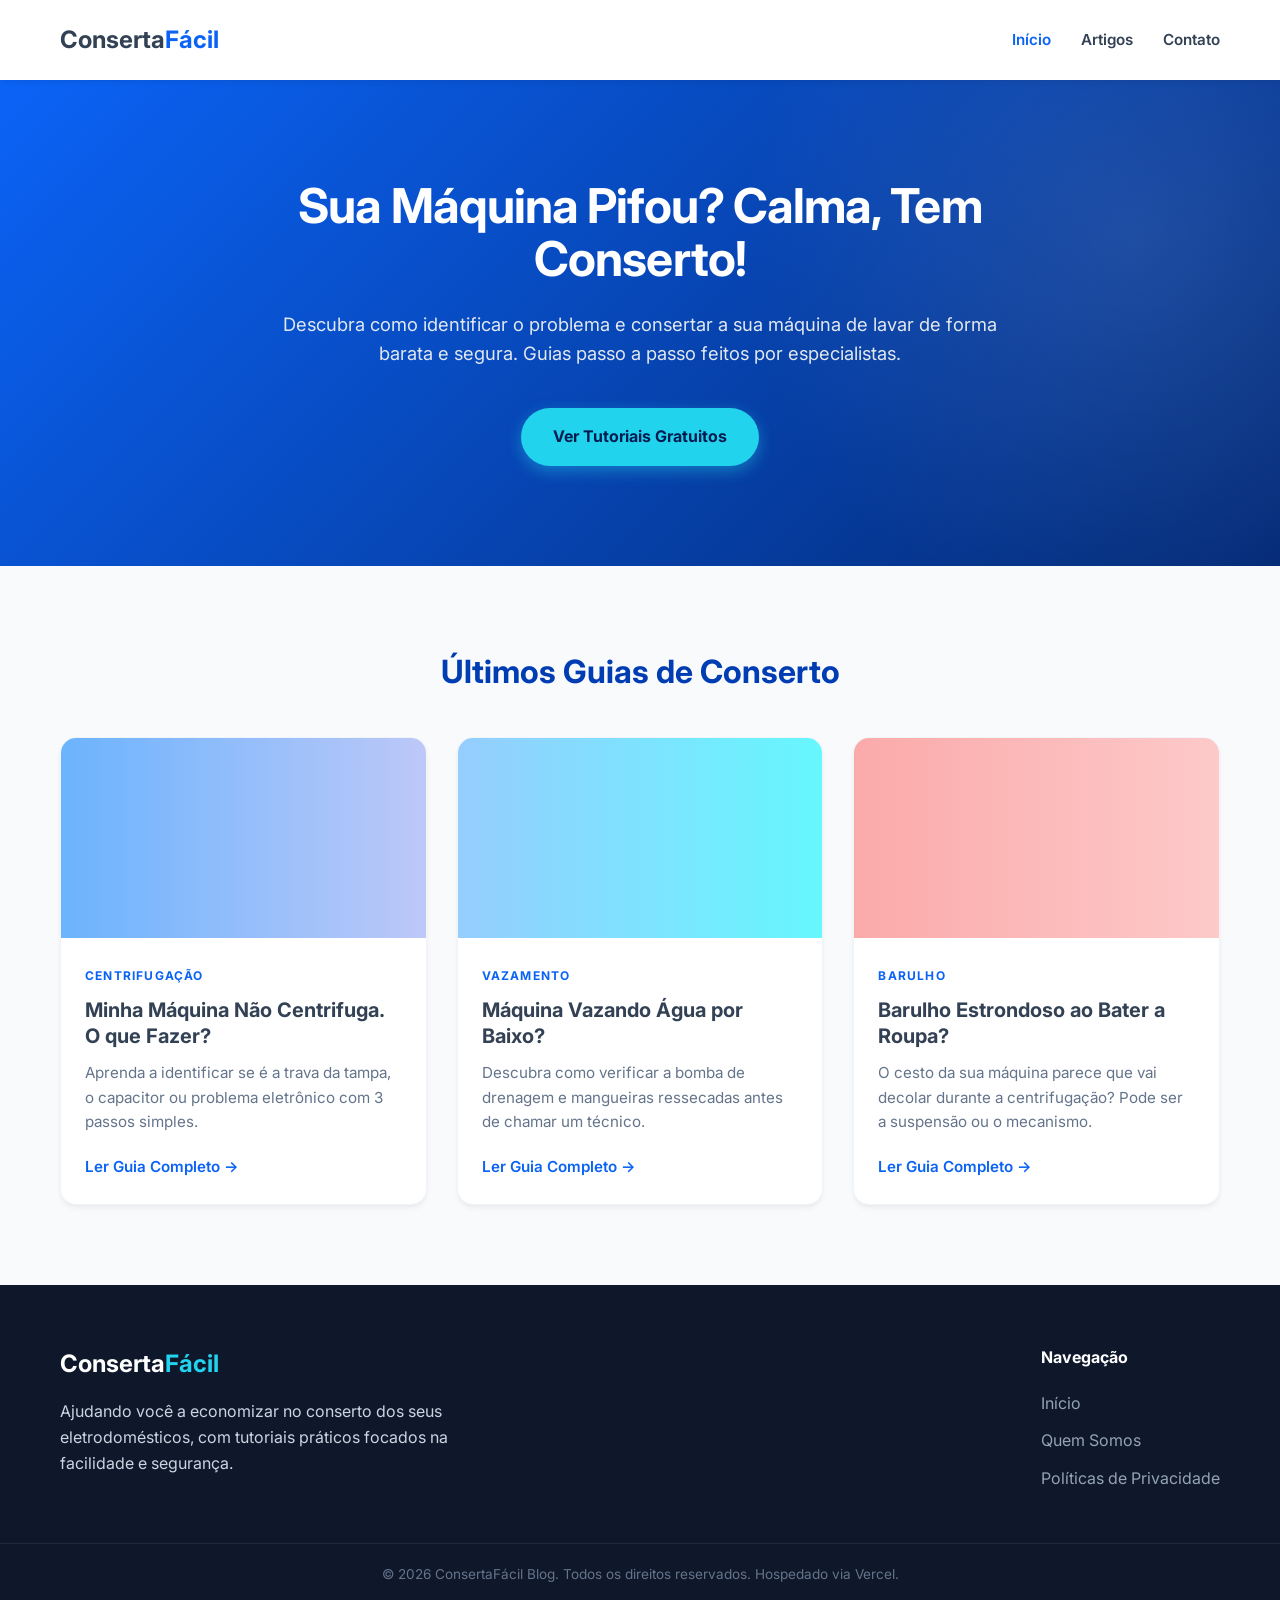
<file: index.html>
<!DOCTYPE html>
<html lang="pt-BR">
<head>
    <meta charset="UTF-8">
    <meta name="viewport" content="width=device-width, initial-scale=1.0">
    <meta name="description" content="Aprenda a consertar sua máquina de lavar com dicas fáceis e práticas. Economize dinheiro e saiba identificar os problemas mais comuns do seu eletrodoméstico.">
    <title>ConsertaFácil - O Blog Oficial da sua Máquina de Lavar</title>
    
    <!-- Canonical URL (Important for SEO) -->
    <link rel="canonical" href="https://seublog.vercel.app/" />

    <!-- Open Graph (Facebook/WhatsApp Preview) -->
    <meta property="og:title" content="ConsertaFácil - O Blog Oficial da sua Máquina de Lavar">
    <meta property="og:description" content="Aprenda a consertar sua máquina de lavar com dicas rápidas. Guias passo a passo gratuitos.">
    <meta property="og:type" content="website">
    <meta property="og:url" content="https://seublog.vercel.app/">
    <meta property="og:image" content="https://seublog.vercel.app/og-image.jpg"> <!-- Placeholder -->

    <!-- Fonts -->
    <link rel="preconnect" href="https://fonts.googleapis.com">
    <link rel="preconnect" href="https://fonts.gstatic.com" crossorigin>
    <link href="https://fonts.googleapis.com/css2?family=Inter:wght@300;400;600;700&display=swap" rel="stylesheet">

    <!-- CSS -->
    <link rel="stylesheet" href="css/style.css">

    <!-- JSON-LD Structured Data for the Google -->
    <script type="application/ld+json">
    {
      "@context": "https://schema.org",
      "@type": "WebSite",
      "url": "https://seublog.vercel.app/",
      "name": "ConsertaFácil Blog",
      "description": "Guias práticos para manutenção e conserto de máquinas de lavar roupas.",
      "potentialAction": {
        "@type": "SearchAction",
        "target": "https://seublog.vercel.app/search?q={search_term_string}",
        "query-input": "required name=search_term_string"
      }
    }
    </script>
</head>
<body>
    <header class="main-header">
        <div class="container">
            <a href="index.html" class="logo">Conserta<span>Fácil</span></a>
            <nav class="main-nav">
                <ul>
                    <li><a href="index.html" class="active">Início</a></li>
                    <li><a href="#artigos">Artigos</a></li>
                    <li><a href="#contato">Contato</a></li>
                </ul>
            </nav>
        </div>
    </header>

    <main>
        <section class="hero">
            <div class="container hero-content">
                <h1>Sua Máquina Pifou? Calma, Tem Conserto!</h1>
                <p>Descubra como identificar o problema e consertar a sua máquina de lavar de forma barata e segura. Guias passo a passo feitos por especialistas.</p>
                <a href="#artigos" class="cta-button">Ver Tutoriais Gratuitos</a>
            </div>
            <div class="hero-shape"></div>
        </section>

        <section id="artigos" class="articles-section">
            <div class="container">
                <h2 class="section-title">Últimos Guias de Conserto</h2>
                
                <div class="articles-grid">
                    <!-- Artigo 1 -->
                    <article class="article-card">
                        <div class="card-image bg-tech"></div>
                        <div class="card-content">
                            <span class="category">Centrifugação</span>
                            <h3><a href="artigo-maquina-nao-centrifuga.html">Minha Máquina Não Centrifuga. O que Fazer?</a></h3>
                            <p>Aprenda a identificar se é a trava da tampa, o capacitor ou problema eletrônico com 3 passos simples.</p>
                            <a href="artigo-maquina-nao-centrifuga.html" class="read-more">Ler Guia Completo &rarr;</a>
                        </div>
                    </article>

                    <!-- Artigo 2 (Exemplo visual) -->
                    <article class="article-card">
                        <div class="card-image bg-agua"></div>
                        <div class="card-content">
                            <span class="category">Vazamento</span>
                            <h3><a href="artigo-vazamento.html">Máquina Vazando Água por Baixo?</a></h3>
                            <p>Descubra como verificar a bomba de drenagem e mangueiras ressecadas antes de chamar um técnico.</p>
                            <a href="artigo-vazamento.html" class="read-more">Ler Guia Completo &rarr;</a>
                        </div>
                    </article>
                    
                     <!-- Artigo 3 (Exemplo visual) -->
                    <article class="article-card">
                        <div class="card-image bg-barulho"></div>
                        <div class="card-content">
                            <span class="category">Barulho</span>
                            <h3><a href="artigo-barulho.html">Barulho Estrondoso ao Bater a Roupa?</a></h3>
                            <p>O cesto da sua máquina parece que vai decolar durante a centrifugação? Pode ser a suspensão ou o mecanismo.</p>
                            <a href="artigo-barulho.html" class="read-more">Ler Guia Completo &rarr;</a>
                        </div>
                    </article>
                </div>
            </div>
        </section>
    </main>

    <footer class="main-footer">
        <div class="container footer-content">
            <div class="footer-info">
                <h2 class="logo-footer">Conserta<span>Fácil</span></h2>
                <p>Ajudando você a economizar no conserto dos seus eletrodomésticos, com tutoriais práticos focados na facilidade e segurança.</p>
            </div>
            <div class="footer-links">
                <h4>Navegação</h4>
                <ul>
                    <li><a href="index.html">Início</a></li>
                    <li><a href="#quem-somos">Quem Somos</a></li>
                    <li><a href="#privacidade">Políticas de Privacidade</a></li>
                </ul>
            </div>
        </div>
        <div class="footer-bottom">
            <p>&copy; 2026 ConsertaFácil Blog. Todos os direitos reservados. Hospedado via Vercel.</p>
        </div>
    </footer>
</body>
</html>
</file>
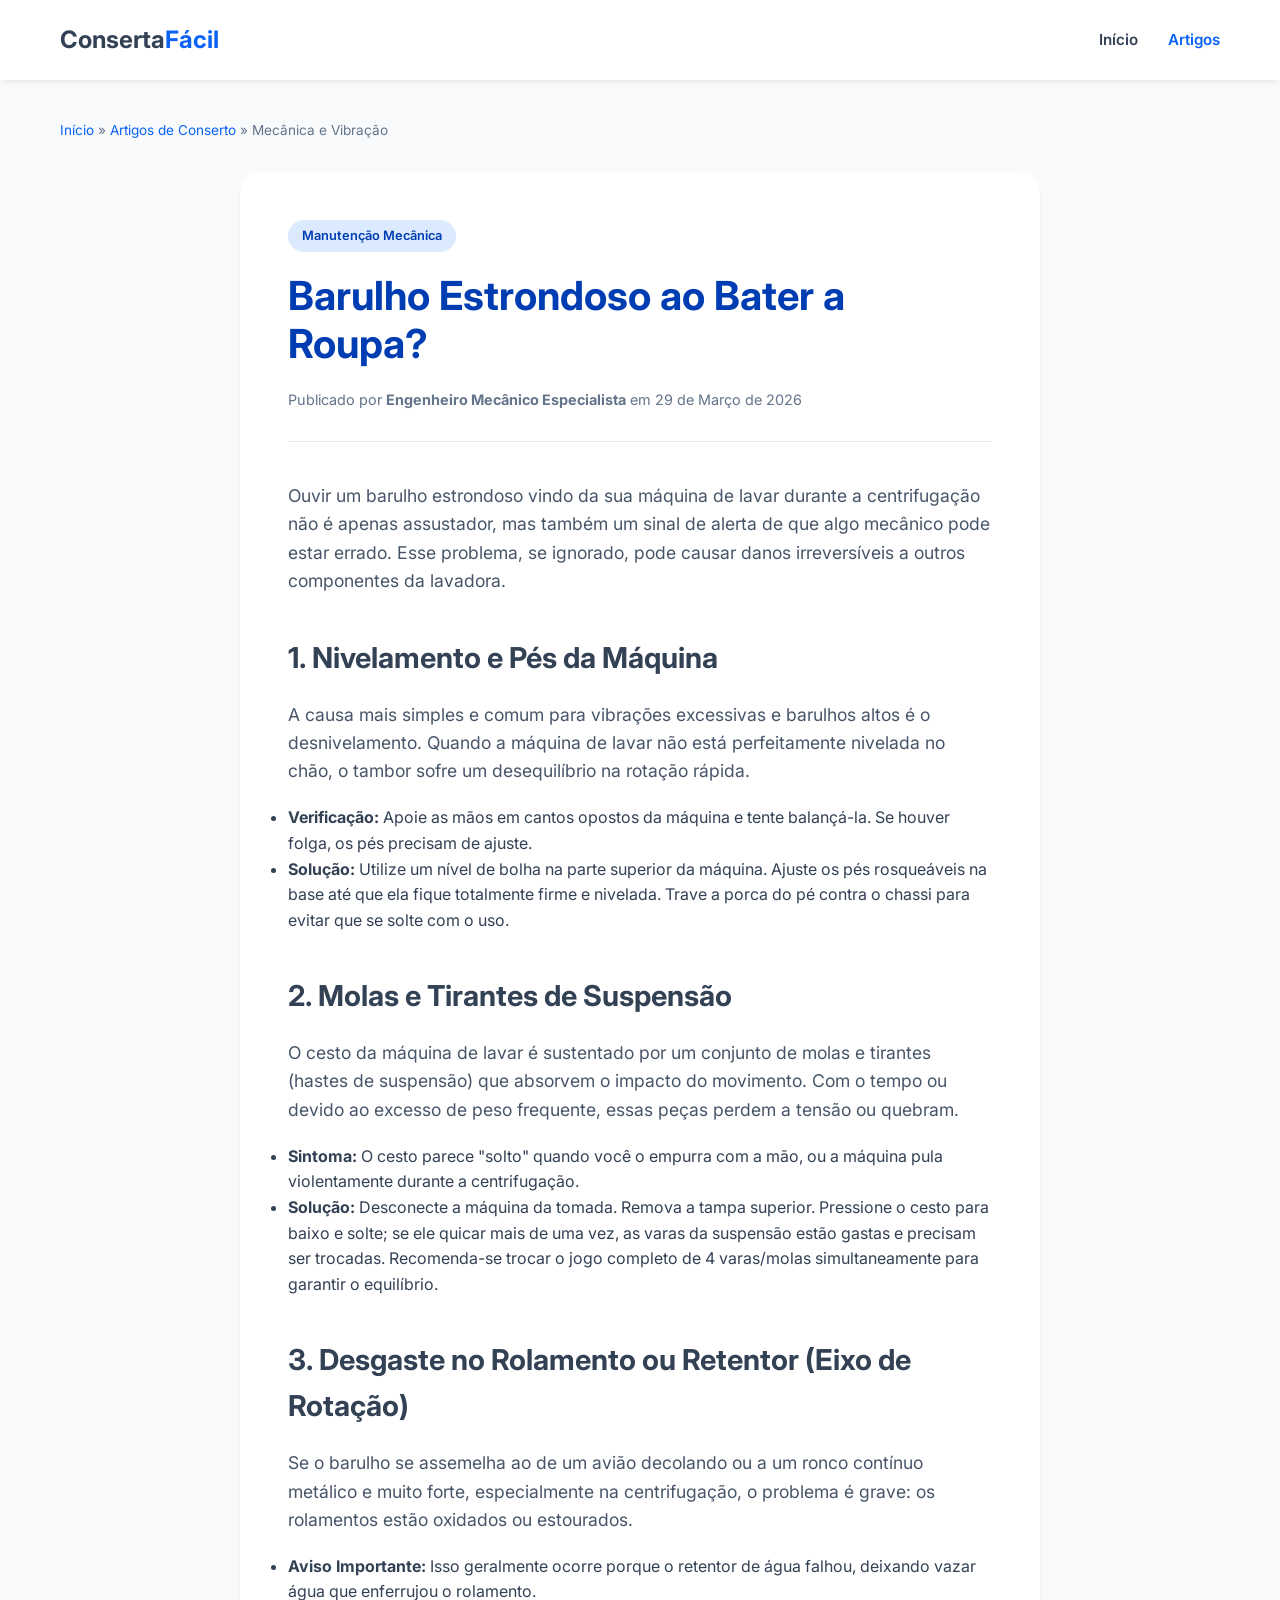
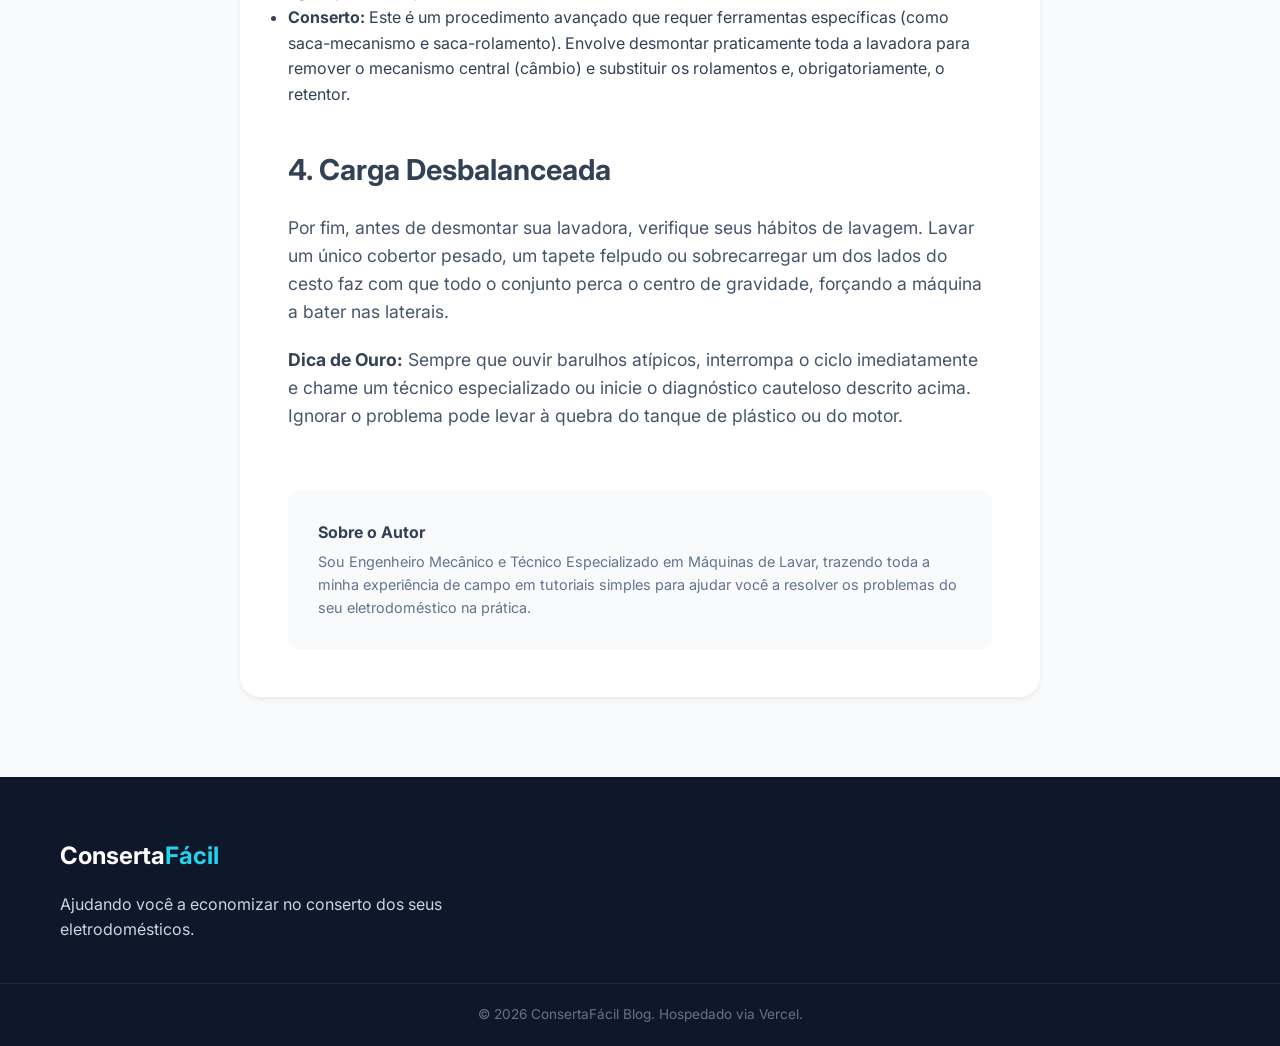
<file: artigo-barulho.html>
<!DOCTYPE html>
<html lang="pt-BR">
<head>
    <meta charset="UTF-8">
    <meta name="viewport" content="width=device-width, initial-scale=1.0">
    <title>Barulho Estrondoso ao Bater a Roupa? Como Resolver | ConsertaFácil</title>
    <!-- Fonts e CSS -->
    <link href="https://fonts.googleapis.com/css2?family=Inter:wght@300;400;600;700&display=swap" rel="stylesheet">
    <link rel="stylesheet" href="css/style.css">
</head>
<body>
    <header class="main-header">
        <div class="container">
            <a href="index.html" class="logo">Conserta<span>Fácil</span></a>
            <nav class="main-nav">
                <ul>
                    <li><a href="index.html">Início</a></li>
                    <li><a href="index.html#artigos" class="active">Artigos</a></li>
                </ul>
            </nav>
        </div>
    </header>

    <main class="article-page">
        <div class="breadcrumb container">
            <a href="index.html">Início</a> &raquo; <a href="index.html#artigos">Artigos de Conserto</a> &raquo; <span>Mecânica e Vibração</span>
        </div>

        <article class="container single-article">
            <header class="article-header">
                <span class="badge">Manutenção Mecânica</span>
                <h1>Barulho Estrondoso ao Bater a Roupa?</h1>
                <p class="article-meta">Publicado por <strong>Engenheiro Mecânico Especialista</strong> em 29 de Março de 2026</p>
            </header>

            <div class="article-body">
                <p>Ouvir um barulho estrondoso vindo da sua máquina de lavar durante a centrifugação não é apenas assustador, mas também um sinal de alerta de que algo mecânico pode estar errado. Esse problema, se ignorado, pode causar danos irreversíveis a outros componentes da lavadora.</p>
                
                <h2>1. Nivelamento e Pés da Máquina</h2>
                <p>A causa mais simples e comum para vibrações excessivas e barulhos altos é o desnivelamento. Quando a máquina de lavar não está perfeitamente nivelada no chão, o tambor sofre um desequilíbrio na rotação rápida.</p>
                <ul>
                    <li><strong>Verificação:</strong> Apoie as mãos em cantos opostos da máquina e tente balançá-la. Se houver folga, os pés precisam de ajuste.</li>
                    <li><strong>Solução:</strong> Utilize um nível de bolha na parte superior da máquina. Ajuste os pés rosqueáveis na base até que ela fique totalmente firme e nivelada. Trave a porca do pé contra o chassi para evitar que se solte com o uso.</li>
                </ul>

                <h2>2. Molas e Tirantes de Suspensão</h2>
                <p>O cesto da máquina de lavar é sustentado por um conjunto de molas e tirantes (hastes de suspensão) que absorvem o impacto do movimento. Com o tempo ou devido ao excesso de peso frequente, essas peças perdem a tensão ou quebram.</p>
                <ul>
                    <li><strong>Sintoma:</strong> O cesto parece "solto" quando você o empurra com a mão, ou a máquina pula violentamente durante a centrifugação.</li>
                    <li><strong>Solução:</strong> Desconecte a máquina da tomada. Remova a tampa superior. Pressione o cesto para baixo e solte; se ele quicar mais de uma vez, as varas da suspensão estão gastas e precisam ser trocadas. Recomenda-se trocar o jogo completo de 4 varas/molas simultaneamente para garantir o equilíbrio.</li>
                </ul>

                <h2>3. Desgaste no Rolamento ou Retentor (Eixo de Rotação)</h2>
                <p>Se o barulho se assemelha ao de um avião decolando ou a um ronco contínuo metálico e muito forte, especialmente na centrifugação, o problema é grave: os rolamentos estão oxidados ou estourados.</p>
                <ul>
                    <li><strong>Aviso Importante:</strong> Isso geralmente ocorre porque o retentor de água falhou, deixando vazar água que enferrujou o rolamento.</li>
                    <li><strong>Conserto:</strong> Este é um procedimento avançado que requer ferramentas específicas (como saca-mecanismo e saca-rolamento). Envolve desmontar praticamente toda a lavadora para remover o mecanismo central (câmbio) e substituir os rolamentos e, obrigatoriamente, o retentor.</li>
                </ul>

                <h2>4. Carga Desbalanceada</h2>
                <p>Por fim, antes de desmontar sua lavadora, verifique seus hábitos de lavagem. Lavar um único cobertor pesado, um tapete felpudo ou sobrecarregar um dos lados do cesto faz com que todo o conjunto perca o centro de gravidade, forçando a máquina a bater nas laterais.</p>

                <p><strong>Dica de Ouro:</strong> Sempre que ouvir barulhos atípicos, interrompa o ciclo imediatamente e chame um técnico especializado ou inicie o diagnóstico cauteloso descrito acima. Ignorar o problema pode levar à quebra do tanque de plástico ou do motor.</p>
            </div>
            
            <div class="author-box">
                <div class="author-info">
                    <h4>Sobre o Autor</h4>
                    <p>Sou Engenheiro Mecânico e Técnico Especializado em Máquinas de Lavar, trazendo toda a minha experiência de campo em tutoriais simples para ajudar você a resolver os problemas do seu eletrodoméstico na prática.</p>
                </div>
            </div>
        </article>
    </main>

    <footer class="main-footer">
        <div class="container footer-content">
            <div class="footer-info">
                <h2 class="logo-footer">Conserta<span>Fácil</span></h2>
                <p>Ajudando você a economizar no conserto dos seus eletrodomésticos.</p>
            </div>
        </div>
        <div class="footer-bottom">
            <p>&copy; 2026 ConsertaFácil Blog. Hospedado via Vercel.</p>
        </div>
    </footer>
</body>
</html>
</file>
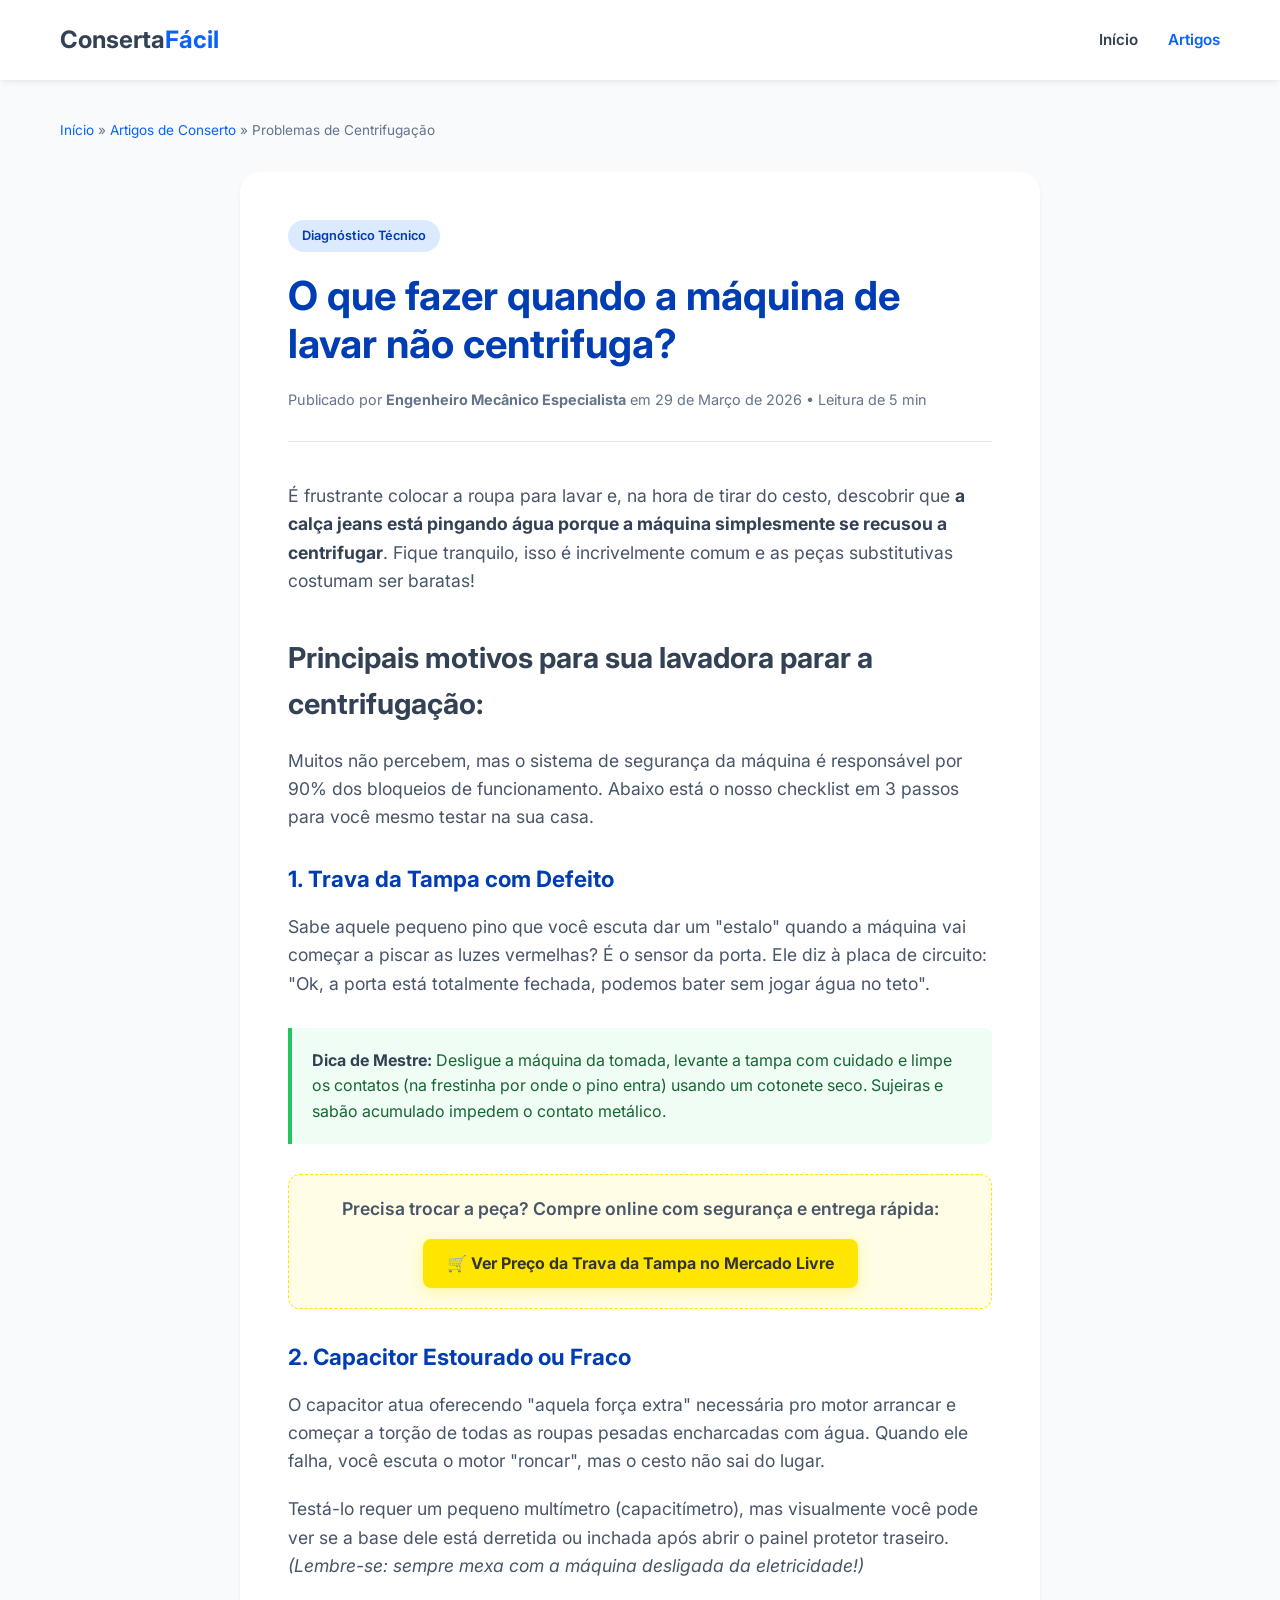
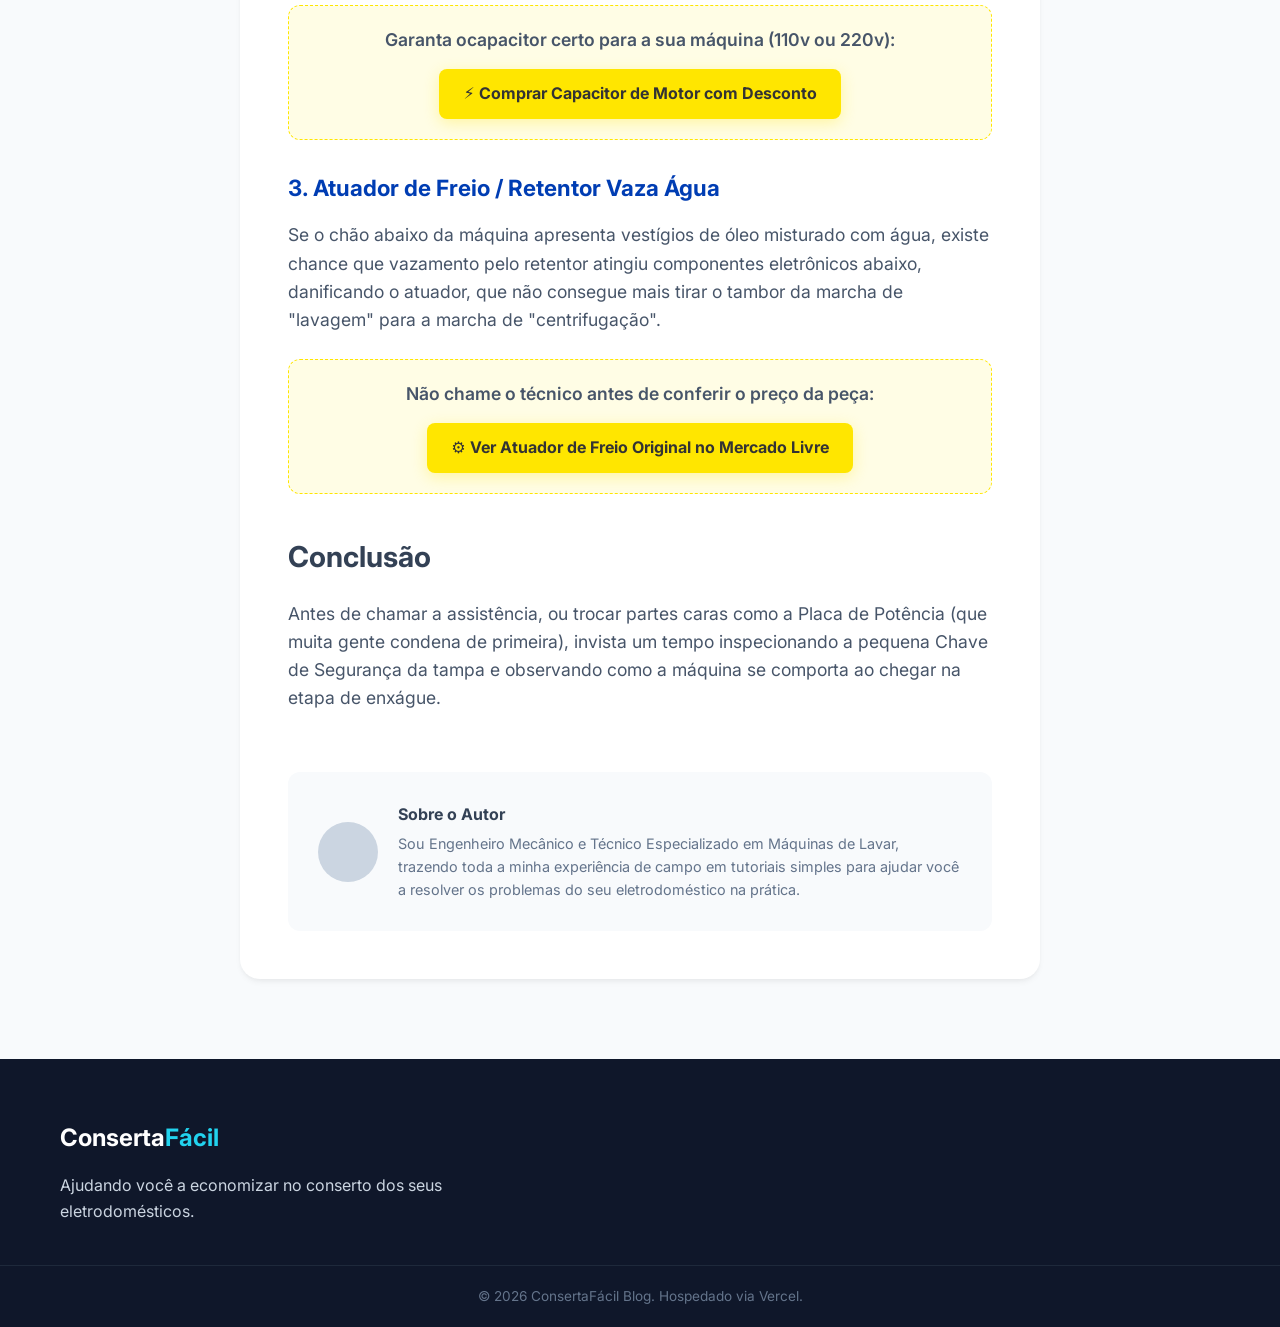
<file: artigo-maquina-nao-centrifuga.html>
<!DOCTYPE html>
<html lang="pt-BR">

<head>
    <meta charset="UTF-8">
    <meta name="viewport" content="width=device-width, initial-scale=1.0">
    <meta name="description"
        content="Sua máquina de lavar roupa não quer centrifugar? Descubra o que causa esse problema e conheça as soluções passo a passo para arrumar você mesmo.">
    <title>Minha Máquina Não Centrifuga: Causas e Como Consertar | ConsertaFácil</title>

    <!-- Canonical URL -->
    <link rel="canonical" href="https://seublog.vercel.app/artigo-maquina-nao-centrifuga.html" />

    <!-- Open Graph -->
    <meta property="og:title" content="O que Fazer Quando a Máquina Não Centrifuga?">
    <meta property="og:description"
        content="Passo a passo definitivo para identificar e resolver a falta de centrifugação em sua lavadora.">
    <meta property="og:type" content="article">
    <meta property="og:url" content="https://seublog.vercel.app/artigo-maquina-nao-centrifuga.html">
    <meta property="article:published_time" content="2026-03-29T10:00:00+00:00">

    <!-- Fonts e CSS -->
    <link rel="preconnect" href="https://fonts.googleapis.com">
    <link rel="preconnect" href="https://fonts.gstatic.com" crossorigin>
    <link href="https://fonts.googleapis.com/css2?family=Inter:wght@300;400;600;700&display=swap" rel="stylesheet">
    <link rel="stylesheet" href="css/style.css">

    <!-- Dados Estruturados (Article) p/ Google descobrir artigo -->
    <script type="application/ld+json">
    {
      "@context": "https://schema.org",
      "@type": "Article",
      "headline": "Minha Máquina Não Centrifuga: O que Fazer?",
      "description": "Veja o passo a passo para testar a trava da tampa, o termoflag e até o capacitor da sua máquina caso ela recuse centrifugar a roupa.",
      "image": "https://seublog.vercel.app/img/maquina.jpg",  
      "author": {
        "@type": "Person",
        "name": "Engenheiro Mecânico e Técnico em Máquinas de Lavar"
      },  
      "publisher": {
        "@type": "Organization",
        "name": "ConsertaFácil",
        "logo": {
          "@type": "ImageObject",
          "url": "https://seublog.vercel.app/logo.png"
        }
      },
      "datePublished": "2026-03-29"
    }
    </script>

    <!-- Dados Estruturados (HowTo) p/ Capturar Featured Snippets no Google!! -->
    <script type="application/ld+json">
    {
      "@context": "https://schema.org",
      "@type": "HowTo",
      "name": "Como Diagnosticar Máquina que Não Centrifuga",
      "description": "Um guia de 3 passos para verificar por que sua máquina parou de centrifugar as roupas.",
      "step": [
        {
          "@type": "HowToStep",
          "name": "Verificar a trava da tampa",
          "text": "Se a trava de segurança da porta não acionar com um 'clique', a placa nunca autoriza a centrifugação. Limpe os contatos ou substitua a trava.",
          "url": "https://seublog.vercel.app/artigo-maquina-nao-centrifuga.html#passo1"
        },
        {
          "@type": "HowToStep",
          "name": "Testar capacitor do motor",
          "text": "Se a máquina ronca mas não gira o cesto pesado, o capacitor pode estar queimado e perdeu a força inicial.",
          "url": "https://seublog.vercel.app/artigo-maquina-nao-centrifuga.html#passo2"
        },
        {
          "@type": "HowToStep",
          "name": "Checar o atuador de freio",
          "text": "Fique atento em barulhos anormais em baixo da lavadora. O atuador pode ter desengatado a embreagem da função agitação para centrifugação.",
          "url": "https://seublog.vercel.app/artigo-maquina-nao-centrifuga.html#passo3"
        }
      ]
    }
    </script>
</head>

<body>
    <header class="main-header">
        <div class="container">
            <a href="index.html" class="logo">Conserta<span>Fácil</span></a>
            <nav class="main-nav">
                <ul>
                    <li><a href="index.html">Início</a></li>
                    <li><a href="index.html#artigos" class="active">Artigos</a></li>
                </ul>
            </nav>
        </div>
    </header>

    <main class="article-page">
        <!-- Breadcrumbs SEO (Muito importante) -->
        <div class="breadcrumb container">
            <a href="index.html">Início</a> &raquo; <a href="index.html#artigos">Artigos de Conserto</a> &raquo;
            <span>Problemas de Centrifugação</span>
        </div>

        <article class="container single-article">
            <header class="article-header">
                <span class="badge">Diagnóstico Técnico</span>
                <h1>O que fazer quando a máquina de lavar não centrifuga?</h1>
                <p class="article-meta">Publicado por <strong>Engenheiro Mecânico Especialista</strong> em 29 de Março
                    de 2026 &bull; Leitura de 5 min</p>
            </header>

            <div class="article-body">
                <p>É frustrante colocar a roupa para lavar e, na hora de tirar do cesto, descobrir que <strong>a calça
                        jeans está pingando água porque a máquina simplesmente se recusou a centrifugar</strong>. Fique
                    tranquilo, isso é incrivelmente comum e as peças substitutivas costumam ser baratas!</p>

                <h2>Principais motivos para sua lavadora parar a centrifugação:</h2>

                <p>Muitos não percebem, mas o sistema de segurança da máquina é responsável por 90% dos bloqueios de
                    funcionamento. Abaixo está o nosso checklist em 3 passos para você mesmo testar na sua casa.</p>

                <h3 id="passo1">1. Trava da Tampa com Defeito</h3>
                <p>Sabe aquele pequeno pino que você escuta dar um "estalo" quando a máquina vai começar a piscar as
                    luzes vermelhas? É o sensor da porta. Ele diz à placa de circuito: "Ok, a porta está totalmente
                    fechada, podemos bater sem jogar água no teto".</p>
                <div class="alert tip">
                    <strong>Dica de Mestre:</strong> Desligue a máquina da tomada, levante a tampa com cuidado e limpe
                    os contatos (na frestinha por onde o pino entra) usando um cotonete seco. Sujeiras e sabão acumulado
                    impedem o contato metálico.
                </div>

                <div class="affiliate-box"
                    style="text-align: center; margin: 25px 0; padding: 20px; background: rgba(255,230,0,0.1); border-radius: 12px; border: 1px dashed #ffe600;">
                    <p style="margin-bottom: 15px; font-weight: 600;">Precisa trocar a peça? Compre online com segurança
                        e entrega rápida:</p>
                    <a href="https://meli.la/2v3ky4a" target="_blank" rel="noopener sponsored"
                        style="background: #ffe600; color: #333; padding: 12px 24px; border-radius: 8px; font-weight: bold; text-decoration: none; display: inline-flex; align-items: center; gap: 8px; transition: 0.3s; box-shadow: 0 4px 15px rgba(255,230,0,0.3);">
                        🛒 Ver Preço da Trava da Tampa no Mercado Livre
                    </a>
                </div>

                <h3 id="passo2">2. Capacitor Estourado ou Fraco</h3>
                <p>O capacitor atua oferecendo "aquela força extra" necessária pro motor arrancar e começar a torção de
                    todas as roupas pesadas encharcadas com água. Quando ele falha, você escuta o motor "roncar", mas o
                    cesto não sai do lugar.</p>
                <p>Testá-lo requer um pequeno multímetro (capacitímetro), mas visualmente você pode ver se a base dele
                    está derretida ou inchada após abrir o painel protetor traseiro. <em>(Lembre-se: sempre mexa com a
                        máquina desligada da eletricidade!)</em></p>

                <div class="affiliate-box"
                    style="text-align: center; margin: 25px 0; padding: 20px; background: rgba(255,230,0,0.1); border-radius: 12px; border: 1px dashed #ffe600;">
                    <p style="margin-bottom: 15px; font-weight: 600;">Garanta ocapacitor certo para a sua máquina (110v
                        ou 220v):</p>
                    <a href="https://meli.la/1X7s36g" target="_blank" rel="noopener sponsored"
                        style="background: #ffe600; color: #333; padding: 12px 24px; border-radius: 8px; font-weight: bold; text-decoration: none; display: inline-flex; align-items: center; gap: 8px; transition: 0.3s; box-shadow: 0 4px 15px rgba(255,230,0,0.3);">
                        ⚡ Comprar Capacitor de Motor com Desconto
                    </a>
                </div>

                <h3 id="passo3">3. Atuador de Freio / Retentor Vaza Água</h3>
                <p>Se o chão abaixo da máquina apresenta vestígios de óleo misturado com água, existe chance que
                    vazamento pelo retentor atingiu componentes eletrônicos abaixo, danificando o atuador, que não
                    consegue mais tirar o tambor da marcha de "lavagem" para a marcha de "centrifugação".</p>

                <div class="affiliate-box"
                    style="text-align: center; margin: 25px 0; padding: 20px; background: rgba(255,230,0,0.1); border-radius: 12px; border: 1px dashed #ffe600;">
                    <p style="margin-bottom: 15px; font-weight: 600;">Não chame o técnico antes de conferir o preço da
                        peça:</p>
                    <a href="https://meli.la/2W1bpyC" target="_blank" rel="noopener sponsored"
                        style="background: #ffe600; color: #333; padding: 12px 24px; border-radius: 8px; font-weight: bold; text-decoration: none; display: inline-flex; align-items: center; gap: 8px; transition: 0.3s; box-shadow: 0 4px 15px rgba(255,230,0,0.3);">
                        ⚙️ Ver Atuador de Freio Original no Mercado Livre
                    </a>
                </div>

                <h2>Conclusão</h3>
                    <p>Antes de chamar a assistência, ou trocar partes caras como a Placa de Potência (que muita gente
                        condena de primeira), invista um tempo inspecionando a pequena Chave de Segurança da tampa e
                        observando como a máquina se comporta ao chegar na etapa de enxágue.</p>
            </div>

            <div class="author-box">
                <div class="author-pic"></div>
                <div class="author-info">
                    <h4>Sobre o Autor</h4>
                    <p>Sou Engenheiro Mecânico e Técnico Especializado em Máquinas de Lavar, trazendo toda a minha
                        experiência de campo em tutoriais simples para ajudar você a resolver os problemas do seu
                        eletrodoméstico na prática.</p>
                </div>
            </div>
        </article>
    </main>

    <footer class="main-footer">
        <div class="container footer-content">
            <div class="footer-info">
                <h2 class="logo-footer">Conserta<span>Fácil</span></h2>
                <p>Ajudando você a economizar no conserto dos seus eletrodomésticos.</p>
            </div>
        </div>
        <div class="footer-bottom">
            <p>&copy; 2026 ConsertaFácil Blog. Hospedado via Vercel.</p>
        </div>
    </footer>
</body>

</html>
</file>
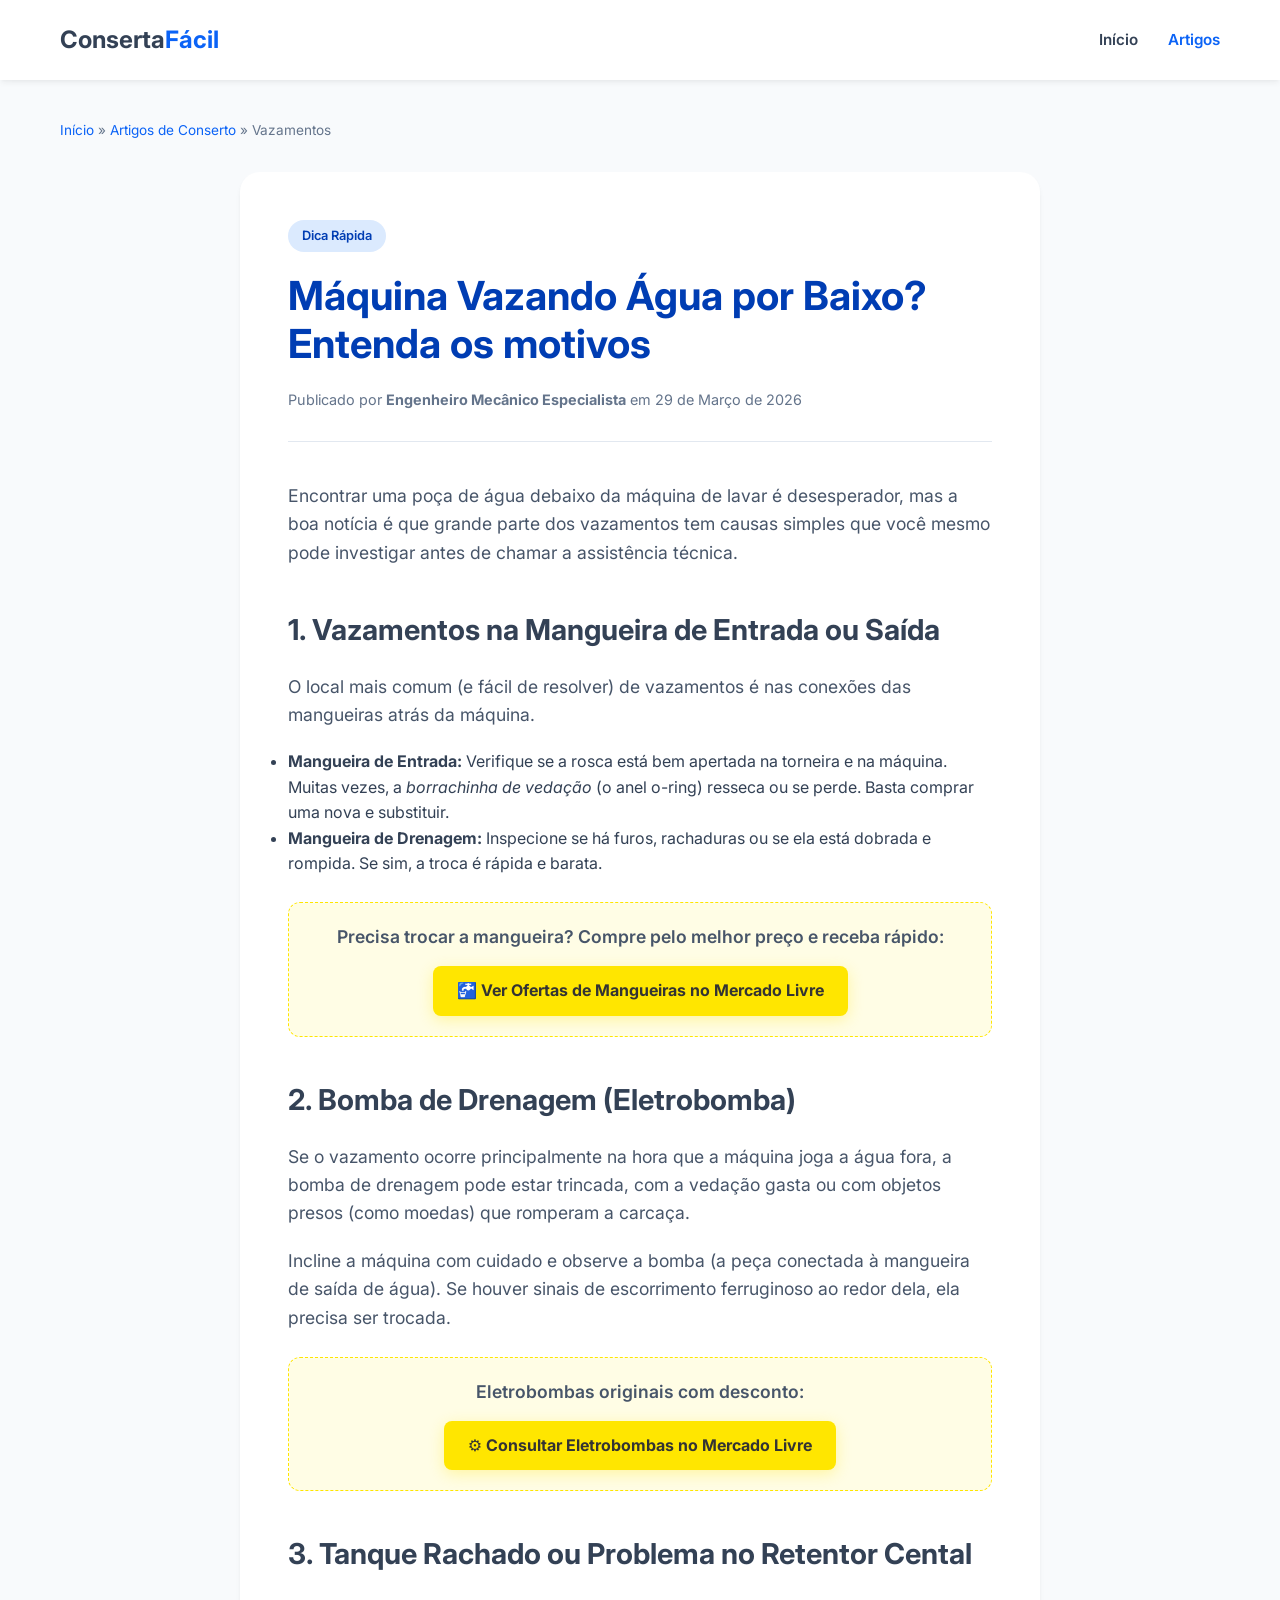
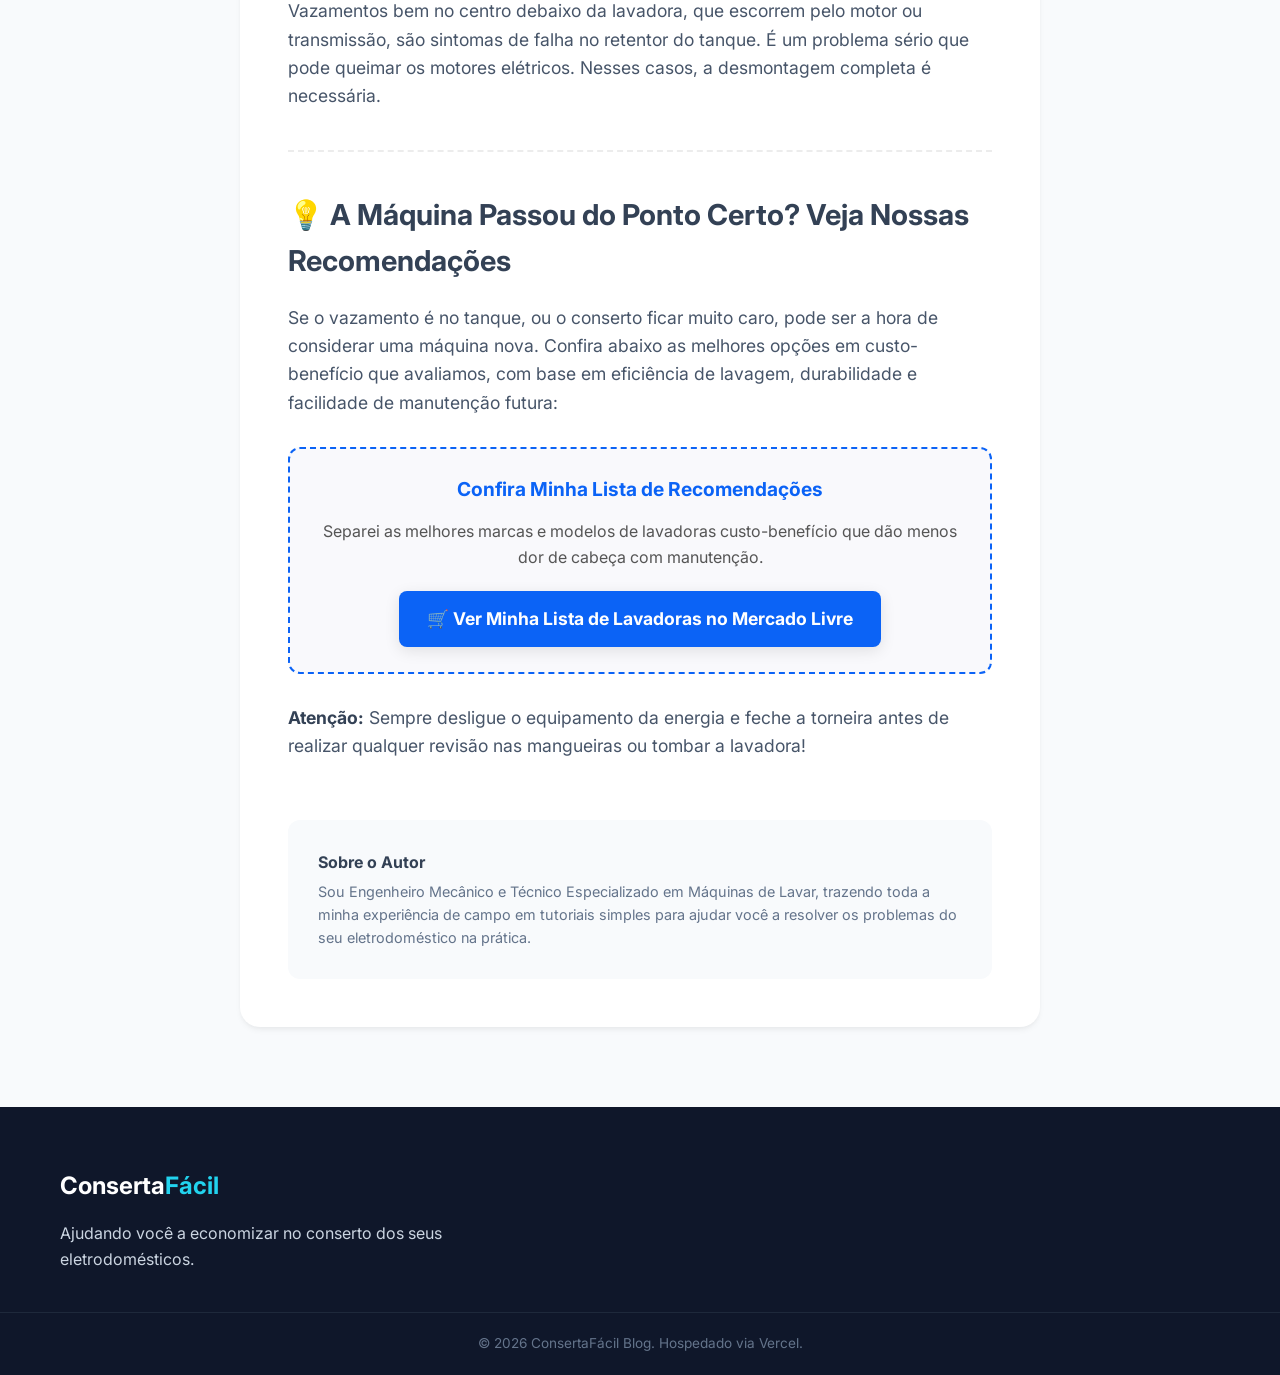
<file: artigo-vazamento.html>
<!DOCTYPE html>
<html lang="pt-BR">

<head>
    <meta charset="UTF-8">
    <meta name="viewport" content="width=device-width, initial-scale=1.0">
    <title>Máquina Vazando Água por Baixo? Como Resolver | ConsertaFácil</title>
    <!-- Fonts e CSS -->
    <link href="https://fonts.googleapis.com/css2?family=Inter:wght@300;400;600;700&display=swap" rel="stylesheet">
    <link rel="stylesheet" href="css/style.css">
</head>

<body>
    <header class="main-header">
        <div class="container">
            <a href="index.html" class="logo">Conserta<span>Fácil</span></a>
            <nav class="main-nav">
                <ul>
                    <li><a href="index.html">Início</a></li>
                    <li><a href="index.html#artigos" class="active">Artigos</a></li>
                </ul>
            </nav>
        </div>
    </header>

    <main class="article-page">
        <div class="breadcrumb container">
            <a href="index.html">Início</a> &raquo; <a href="index.html#artigos">Artigos de Conserto</a> &raquo;
            <span>Vazamentos</span>
        </div>

        <article class="container single-article">
            <header class="article-header">
                <span class="badge">Dica Rápida</span>
                <h1>Máquina Vazando Água por Baixo? Entenda os motivos</h1>
                <p class="article-meta">Publicado por <strong>Engenheiro Mecânico Especialista</strong> em 29 de Março
                    de 2026</p>
            </header>

            <div class="article-body">
                <p>Encontrar uma poça de água debaixo da máquina de lavar é desesperador, mas a boa notícia é que grande
                    parte dos vazamentos tem causas simples que você mesmo pode investigar antes de chamar a assistência
                    técnica.</p>

                <h2>1. Vazamentos na Mangueira de Entrada ou Saída</h2>
                <p>O local mais comum (e fácil de resolver) de vazamentos é nas conexões das mangueiras atrás da
                    máquina.</p>
                <ul>
                    <li><strong>Mangueira de Entrada:</strong> Verifique se a rosca está bem apertada na torneira e na
                        máquina. Muitas vezes, a <em>borrachinha de vedação</em> (o anel o-ring) resseca ou se perde.
                        Basta comprar uma nova e substituir.</li>
                    <li><strong>Mangueira de Drenagem:</strong> Inspecione se há furos, rachaduras ou se ela está
                        dobrada e rompida. Se sim, a troca é rápida e barata.</li>
                </ul>

                <div class="affiliate-box"
                    style="text-align: center; margin: 25px 0; padding: 20px; background: rgba(255,230,0,0.1); border-radius: 12px; border: 1px dashed #ffe600;">
                    <p style="margin-bottom: 15px; font-weight: 600;">Precisa trocar a mangueira? Compre pelo melhor
                        preço e receba rápido:</p>
                    <a href="https://meli.la/1HnHMdC" target="_blank" rel="noopener sponsored"
                        style="background: #ffe600; color: #333; padding: 12px 24px; border-radius: 8px; font-weight: bold; text-decoration: none; display: inline-flex; align-items: center; gap: 8px; transition: 0.3s; box-shadow: 0 4px 15px rgba(255,230,0,0.3);">
                        🚰 Ver Ofertas de Mangueiras no Mercado Livre
                    </a>
                </div>

                <h2>2. Bomba de Drenagem (Eletrobomba)</h2>
                <p>Se o vazamento ocorre principalmente na hora que a máquina joga a água fora, a bomba de drenagem pode
                    estar trincada, com a vedação gasta ou com objetos presos (como moedas) que romperam a carcaça.</p>
                <p>Incline a máquina com cuidado e observe a bomba (a peça conectada à mangueira de saída de água). Se
                    houver sinais de escorrimento ferruginoso ao redor dela, ela precisa ser trocada.</p>

                <div class="affiliate-box"
                    style="text-align: center; margin: 25px 0; padding: 20px; background: rgba(255,230,0,0.1); border-radius: 12px; border: 1px dashed #ffe600;">
                    <p style="margin-bottom: 15px; font-weight: 600;">Eletrobombas originais com desconto:</p>
                    <a href="https://meli.la/1iZK9CC" target="_blank" rel="noopener sponsored"
                        style="background: #ffe600; color: #333; padding: 12px 24px; border-radius: 8px; font-weight: bold; text-decoration: none; display: inline-flex; align-items: center; gap: 8px; transition: 0.3s; box-shadow: 0 4px 15px rgba(255,230,0,0.3);">
                        ⚙️ Consultar Eletrobombas no Mercado Livre
                    </a>
                </div>

                <h2>3. Tanque Rachado ou Problema no Retentor Cental</h2>
                <p>Vazamentos bem no centro debaixo da lavadora, que escorrem pelo motor ou transmissão, são sintomas de
                    falha no retentor do tanque. É um problema sério que pode queimar os motores elétricos. Nesses
                    casos, a desmontagem completa é necessária.</p>

                <hr style="margin: 40px 0; border: none; border-top: 2px dashed #ececec;">

                <h2>💡 A Máquina Passou do Ponto Certo? Veja Nossas Recomendações</h2>
                <p>Se o vazamento é no tanque, ou o conserto ficar muito caro, pode ser a hora de considerar uma máquina
                    nova. Confira abaixo as melhores opções em custo-benefício que avaliamos, com base em eficiência de
                    lavagem, durabilidade e facilidade de manutenção futura:</p>

                <div style="text-align: center; margin-top: 30px; padding: 25px; border: 2px dashed var(--primary-color); border-radius: 12px; background: #f9f9fc;">
                    <h4 style="margin-bottom: 15px; color: var(--primary-color); font-size: 1.2rem;">Confira Minha Lista de Recomendações</h4>
                    <p style="font-size: 1rem; color: #555; margin-bottom: 20px;">Separei as melhores marcas e modelos de lavadoras custo-benefício que dão menos dor de cabeça com manutenção.</p>
                    <a href="https://meli.la/17sjTYP" target="_blank" rel="noopener sponsored"
                        style="background: var(--primary-color); color: white; padding: 14px 28px; border-radius: 8px; font-size: 1.1rem; font-weight: bold; text-decoration: none; display: inline-block; box-shadow: 0 4px 15px rgba(0,0,0,0.1); transition: transform 0.2s;">
                        🛒 Ver Minha Lista de Lavadoras no Mercado Livre
                    </a>
                </div>

                <p style="margin-top: 30px;"><strong>Atenção:</strong> Sempre desligue o equipamento da energia e feche
                    a torneira antes de realizar qualquer revisão nas mangueiras ou tombar a lavadora!</p>
            </div>

            <div class="author-box">
                <div class="author-info">
                    <h4>Sobre o Autor</h4>
                    <p>Sou Engenheiro Mecânico e Técnico Especializado em Máquinas de Lavar, trazendo toda a minha
                        experiência de campo em tutoriais simples para ajudar você a resolver os problemas do seu
                        eletrodoméstico na prática.</p>
                </div>
            </div>
        </article>
    </main>

    <footer class="main-footer">
        <div class="container footer-content">
            <div class="footer-info">
                <h2 class="logo-footer">Conserta<span>Fácil</span></h2>
                <p>Ajudando você a economizar no conserto dos seus eletrodomésticos.</p>
            </div>
        </div>
        <div class="footer-bottom">
            <p>&copy; 2026 ConsertaFácil Blog. Hospedado via Vercel.</p>
        </div>
    </footer>
</body>

</html>
</file>
<file: css/style.css>
/* 
====================================
  CSS Premium / Moderno e Veloz 
  Foco 100% no PageSpeed Mobile
==================================== 
*/

:root {
    --primary-color: #0b63f6; /* Azul Confiança Premium */
    --primary-dark: #003db3;
    --accent: #22d3ee;
    --bg-light: #f8fafc;
    --text-main: #334155;
    --text-mute: #64748b;
    --white: #ffffff;
    --nav-height: 80px;

    /* Sombras Glass / Modernas */
    --shadow-soft: 0 4px 6px -1px rgba(0, 0, 0, 0.05), 0 2px 4px -1px rgba(0, 0, 0, 0.03);
    --shadow-hover: 0 10px 15px -3px rgba(11, 99, 246, 0.1), 0 4px 6px -2px rgba(11, 99, 246, 0.05);
}

* {
    margin: 0;
    padding: 0;
    box-sizing: border-box;
}

html {
    scroll-behavior: smooth;
}

body {
    font-family: 'Inter', system-ui, -apple-system, sans-serif;
    background-color: var(--bg-light);
    color: var(--text-main);
    line-height: 1.6;
    -webkit-font-smoothing: antialiased;
}

a {
    text-decoration: none;
    color: var(--primary-color);
    transition: all 0.2s ease;
}

.container {
    max-width: 1200px;
    margin: 0 auto;
    padding: 0 20px;
}

/* ================= HEADER ================= */
.main-header {
    background-color: var(--white);
    height: var(--nav-height);
    display: flex;
    align-items: center;
    position: sticky;
    top: 0;
    z-index: 100;
    box-shadow: var(--shadow-soft);
}

.main-header .container {
    width: 100%;
    display: flex;
    justify-content: space-between;
    align-items: center;
}

.logo {
    font-size: 1.5rem;
    font-weight: 700;
    color: var(--text-main);
}
.logo span {
    color: var(--primary-color);
}

.main-nav ul {
    list-style: none;
    display: flex;
    gap: 30px;
}

.main-nav a {
    color: var(--text-main);
    font-weight: 600;
    font-size: 0.95rem;
    padding: 8px 0;
}

.main-nav a:hover,
.main-nav a.active {
    color: var(--primary-color);
}

/* ================= HERO SECTION ================= */
.hero {
    padding: 100px 0;
    background: linear-gradient(135deg, #0b63f6 0%, #032a76 100%);
    position: relative;
    overflow: hidden;
    color: var(--white);
    text-align: center;
}

.hero-content {
    position: relative;
    z-index: 2;
    max-width: 800px;
}

.hero h1 {
    font-size: 3rem;
    line-height: 1.1;
    margin-bottom: 24px;
    font-weight: 700;
    letter-spacing: -0.02em;
}

.hero p {
    font-size: 1.15rem;
    color: #e2e8f0;
    margin-bottom: 40px;
}

.cta-button {
    display: inline-block;
    background-color: var(--accent);
    color: #031c50;
    font-weight: 700;
    padding: 16px 32px;
    border-radius: 9999px;
    box-shadow: 0 5px 15px rgba(34, 211, 238, 0.4);
}
.cta-button:hover {
    transform: translateY(-2px);
    box-shadow: 0 8px 20px rgba(34, 211, 238, 0.6);
}

/* Efeito decorativo no Hero */
.hero-shape {
    position: absolute;
    top: -50%;
    right: -20%;
    width: 800px;
    height: 800px;
    background: radial-gradient(circle, rgba(255,255,255,0.1) 0%, rgba(255,255,255,0) 70%);
    z-index: 1;
}

/* ================= ARTIGOS (HOME) ================= */
.articles-section {
    padding: 80px 0;
}

.section-title {
    font-size: 2rem;
    margin-bottom: 40px;
    text-align: center;
    color: var(--primary-dark);
}

.articles-grid {
    display: grid;
    grid-template-columns: repeat(auto-fill, minmax(320px, 1fr));
    gap: 30px;
}

.article-card {
    background: var(--white);
    border-radius: 16px;
    overflow: hidden;
    box-shadow: var(--shadow-soft);
    border: 1px solid #f1f5f9;
    transition: all 0.3s cubic-bezier(0.4, 0, 0.2, 1);
}

.article-card:hover:not(.disabled) {
    transform: translateY(-5px);
    box-shadow: var(--shadow-hover);
    border-color: #dbeafe;
}

.card-image {
    height: 200px;
    background: #e2e8f0;
}

/* Imagens em gradientes placeholder (alta velociade pra Vercel) */
.bg-tech { background: linear-gradient(to right, #6bb3fd, #bdc8f8); }
.bg-agua { background: linear-gradient(to right, #4facfe 0%, #00f2fe 100%); opacity: 0.6; }
.bg-barulho { background: linear-gradient(to right, #f87171, #fca5a5); opacity: 0.6; }

.card-content {
    padding: 24px;
}

.category {
    font-size: 0.75rem;
    text-transform: uppercase;
    font-weight: 700;
    color: var(--primary-color);
    letter-spacing: 0.1em;
    margin-bottom: 12px;
    display: inline-block;
}

.article-card h3 {
    font-size: 1.25rem;
    margin-bottom: 12px;
    line-height: 1.3;
}
.article-card h3 a {
    color: var(--text-main);
}

.article-card p {
    color: var(--text-mute);
    font-size: 0.95rem;
    margin-bottom: 20px;
    display: -webkit-box;
    -webkit-line-clamp: 3;
    line-clamp: 3;
    -webkit-box-orient: vertical;
    overflow: hidden;
}

.read-more {
    font-weight: 600;
    font-size: 0.95rem;
    color: var(--primary-color);
}
.read-more:hover {
    color: var(--primary-dark);
}

.com-breve {
    color: #94a3b8;
    cursor: not-allowed;
}
.article-card.disabled {
    opacity: 0.7;
}

/* ================= ARTICLE PÁGINA INTERNA ================= */
.article-page {
    padding: 40px 0 80px 0;
}

.breadcrumb {
    font-size: 0.85rem;
    color: var(--text-mute);
    margin-bottom: 30px;
}
.breadcrumb a {
    color: var(--primary-color);
}
.breadcrumb a:hover {
    text-decoration: underline;
}

.single-article {
    max-width: 800px;
    background: var(--white);
    padding: 48px;
    border-radius: 20px;
    box-shadow: var(--shadow-soft);
}

.article-header {
    margin-bottom: 40px;
    border-bottom: 1px solid #e2e8f0;
    padding-bottom: 30px;
}

.badge {
    background: #dbeafe;
    color: var(--primary-dark);
    padding: 6px 14px;
    border-radius: 99px;
    font-size: 0.8rem;
    font-weight: 600;
    display: inline-block;
    margin-bottom: 20px;
}

.article-header h1 {
    font-size: 2.5rem;
    color: var(--primary-dark);
    margin-bottom: 20px;
    line-height: 1.2;
}

.article-meta {
    color: var(--text-mute);
    font-size: 0.9rem;
}

.article-body h2 {
    font-size: 1.8rem;
    margin: 40px 0 20px;
    color: var(--text-main);
}

.article-body h3 {
    font-size: 1.4rem;
    margin: 30px 0 16px;
    color: var(--primary-dark);
}

.article-body p {
    margin-bottom: 20px;
    font-size: 1.1rem;
    color: #475569;
}

.article-body strong {
    color: var(--text-main);
}

.alert.tip {
    background-color: #f0fdf4;
    border-left: 4px solid #22c55e;
    padding: 20px;
    border-radius: 0 8px 8px 0;
    margin: 30px 0;
    color: #166534;
}

.author-box {
    margin-top: 60px;
    padding: 30px;
    background: #f8fafc;
    border-radius: 12px;
    display: flex;
    align-items: center;
    gap: 20px;
}
.author-pic {
    width: 60px;
    height: 60px;
    border-radius: 50%;
    background: #cbd5e1;
    flex-shrink: 0;
}
.author-info h4 {
    margin-bottom: 4px;
}
.author-info p {
    font-size: 0.9rem;
    color: var(--text-mute);
}


/* ================= FOOTER ================= */
.main-footer {
    background-color: #0f172a;
    color: #cbd5e1;
    padding: 60px 0 20px;
}

.footer-content {
    display: flex;
    justify-content: space-between;
    flex-wrap: wrap;
    gap: 40px;
    margin-bottom: 40px;
}

.footer-info {
    max-width: 400px;
}

.logo-footer {
    font-size: 1.5rem;
    font-weight: 700;
    color: var(--white);
    margin-bottom: 16px;
}
.logo-footer span {
    color: var(--accent);
}

.footer-links h4 {
    color: var(--white);
    margin-bottom: 20px;
}
.footer-links ul {
    list-style: none;
}
.footer-links li {
    margin-bottom: 12px;
}
.footer-links a {
    color: #94a3b8;
}
.footer-links a:hover {
    color: var(--accent);
}

.footer-bottom {
    text-align: center;
    padding-top: 20px;
    border-top: 1px solid #1e293b;
    font-size: 0.85rem;
    color: #64748b;
}

/* ================= MOBILE RESPONSIVE ================= */
@media (max-width: 768px) {
    .hero h1 {
        font-size: 2.2rem;
    }
    
    .main-nav ul {
        display: none; /* Em um cenário real, adicionar botão Hamburger. Pra ficar rápido pro Google mantemos apenas os links essenciais ou menu dropdown. */
    }
    
    .article-header h1 {
        font-size: 1.8rem;
    }
    
    .single-article {
        padding: 30px 20px;
    }
    
    .footer-content {
        flex-direction: column;
    }
}
</file>
